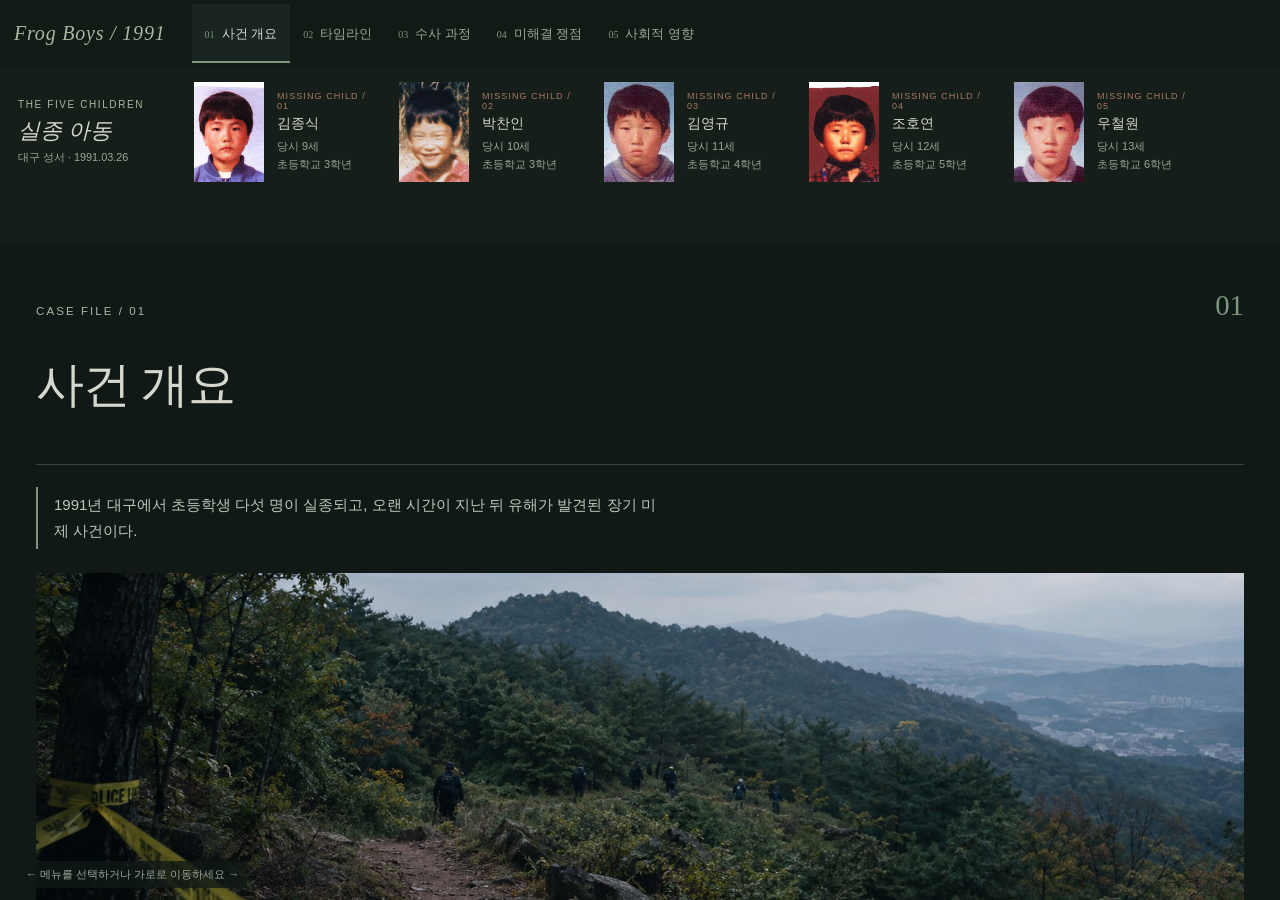
<file: 202633005_김석균(내 홈피)/frog-boys-project-updated/frog-boys-project/index.html>
<!DOCTYPE html>
<html lang="ko">
<head>
    <meta charset="UTF-8">
    <meta name="viewport" content="width=device-width, initial-scale=1.0">
    <title>개구리소년 사건 기록</title>
    <link rel="stylesheet" href="content.css">
    <style>
        :root {
            --ink: #d5d8ce;
            --muted: #9ba59b;
            --bg: #111916;
            --panel: #1a2420;
            --line: #35463c;
            --moss: #7e9680;
            --moss-bright: #a8b8a0;
        }

        * {
            box-sizing: border-box;
        }

        html,
        body {
            width: 100%;
            height: 100%;
            margin: 0;
            overflow: hidden;
            background: var(--bg);
            color: var(--ink);
            font-family: Arial, "Noto Sans KR", sans-serif;
        }

        .app {
            height: 100vh;
            display: grid;
            grid-template-rows: 66px 178px minmax(0, 1fr);
        }

        .topbar {
            min-width: 0;
            background: #121a16;
        }

        .topbar iframe,
        .profiles-frame {
            display: block;
            width: 100%;
            height: 100%;
            border: 0;
        }

        .profiles {
            min-width: 0;
            background: #151e19;
        }

        .content-area {
            position: relative;
            min-width: 0;
            min-height: 0;
            overflow: hidden;
        }

        .track {
            display: flex;
            width: 100%;
            height: 100%;
            overflow-x: auto;
            overflow-y: hidden;
            scroll-snap-type: x mandatory;
            scroll-behavior: smooth;
        }

        /* iframe 하나가 화면 너비 전체를 차지하므로 옆 콘텐츠가 보이지 않는다. */
        .track iframe {
            flex: 0 0 100%;
            min-width: 0;
            width: 100%;
            height: 100%;
            border: 0;
            scroll-snap-align: start;
            background: var(--bg);
        }

        .scroll-hint {
            position: absolute;
            left: 18px;
            bottom: 12px;
            color: var(--muted);
            background: #111916cc;
            padding: 4px 8px;
            font-size: 11px;
            pointer-events: none;
        }

        @media (max-width: 700px) {
            .app {
                grid-template-rows: 62px 152px minmax(0, 1fr);
            }
        }
    </style>
</head>
<body>
    <main class="app">
        <header class="topbar">
            <iframe src="menu_box.html" title="사건 콘텐츠 메뉴"></iframe>
        </header>

        <section class="profiles">
            <iframe
                class="profiles-frame"
                src="profiles.html"
                title="실종 아동 다섯 명 프로필">
            </iframe>
        </section>

        <section class="content-area">
            <div class="track" id="contentTrack" aria-label="사건 기록 콘텐츠 가로 이동">
                <iframe id="overview" src="contents/overview.html" title="사건 개요"></iframe>
                <iframe id="timeline" src="contents/timeline.html" title="사건 타임라인"></iframe>
                <iframe id="investigation" src="contents/investigation.html" title="수사 과정"></iframe>
                <iframe id="mysteries" src="contents/mysteries.html" title="주요 쟁점과 미해결 의문"></iframe>
                <iframe id="social_impact" src="contents/social_impact.html" title="사회적 영향과 교훈"></iframe>
            </div>
            <div class="scroll-hint">← 메뉴를 선택하거나 가로로 이동하세요 →</div>
        </section>
    </main>

    <script src="content.js"></script>
</body>
</html>
</file>
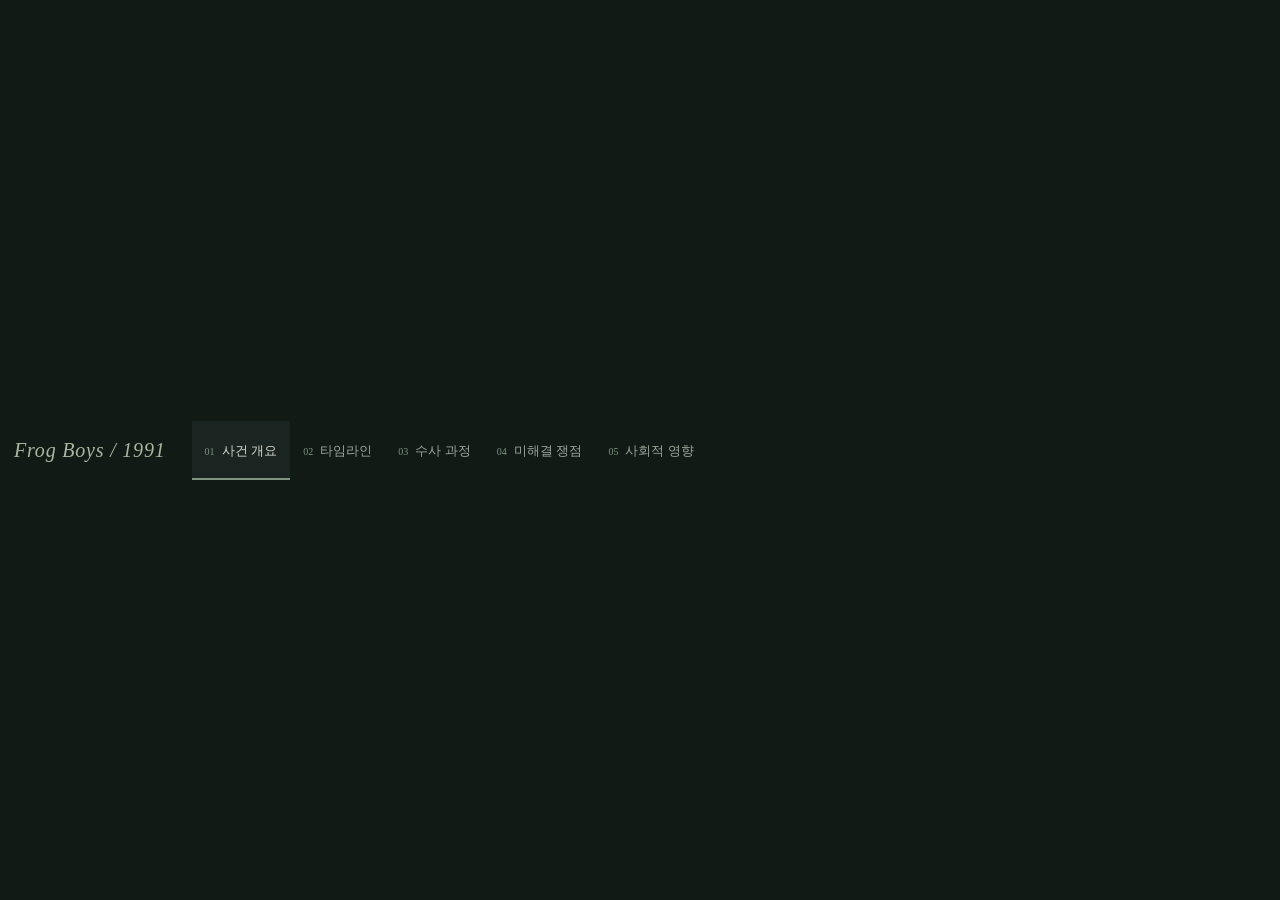
<file: 202633005_김석균(내 홈피)/frog-boys-project-updated/frog-boys-project/menu_box.html>
<!DOCTYPE html>
<html lang="ko">
<head>
    <meta charset="UTF-8">
    <meta name="viewport" content="width=device-width, initial-scale=1.0">
    <style>
        * {
            box-sizing: border-box;
        }

        body {
            display: flex;
            align-items: center;
            height: 100vh;
            margin: 0;
            background: #121a16;
            color: #d5d8ce;
            font-family: Arial, "Noto Sans KR", sans-serif;
            font-size: 13px;
        }

        .menu {
            display: flex;
            align-items: center;
            width: 100%;
            overflow-x: auto;
            white-space: nowrap;
            padding: 0 14px;
        }

        .brand {
            flex: 0 0 auto;
            margin-right: 26px;
            color: #a8b8a0;
            font: italic 20px Georgia, serif;
            letter-spacing: 0.04em;
        }

        .menu button {
            flex: 0 0 auto;
            padding: 21px 13px 18px;
            border: 0;
            border-bottom: 2px solid transparent;
            background: none;
            color: #9ba59b;
            cursor: pointer;
            font: inherit;
        }

        .menu button:hover,
        .menu button.active {
            color: #d5d8ce;
            border-bottom-color: #7e9680;
        }

        .menu button.active {
            background: #1a2420;
        }

        .index {
            margin-right: 7px;
            color: #7e9680;
            font: 10px Georgia, serif;
        }

        @media (max-width: 600px) {
            .brand {
                margin-right: 10px;
                font-size: 17px;
            }

            .menu button {
                padding: 20px 10px 17px;
            }
        }
    </style>
</head>
<body>
    <nav class="menu" aria-label="사건 페이지 선택">
        <div class="brand">Frog Boys / 1991</div>
        <button class="active" data-target="overview"><span class="index">01</span>사건 개요</button>
        <button data-target="timeline"><span class="index">02</span>타임라인</button>
        <button data-target="investigation"><span class="index">03</span>수사 과정</button>
        <button data-target="mysteries"><span class="index">04</span>미해결 쟁점</button>
        <button data-target="social_impact"><span class="index">05</span>사회적 영향</button>
    </nav>

    <script>
        const menuButtons = document.querySelectorAll("button[data-target]");

        menuButtons.forEach(function (button) {
            button.addEventListener("click", function () {
                menuButtons.forEach(function (item) {
                    item.classList.remove("active");
                });

                button.classList.add("active");

                parent.postMessage({
                    type: "frog-scroll",
                    target: button.dataset.target
                }, "*");
            });
        });
    </script>
</body>
</html>
</file>
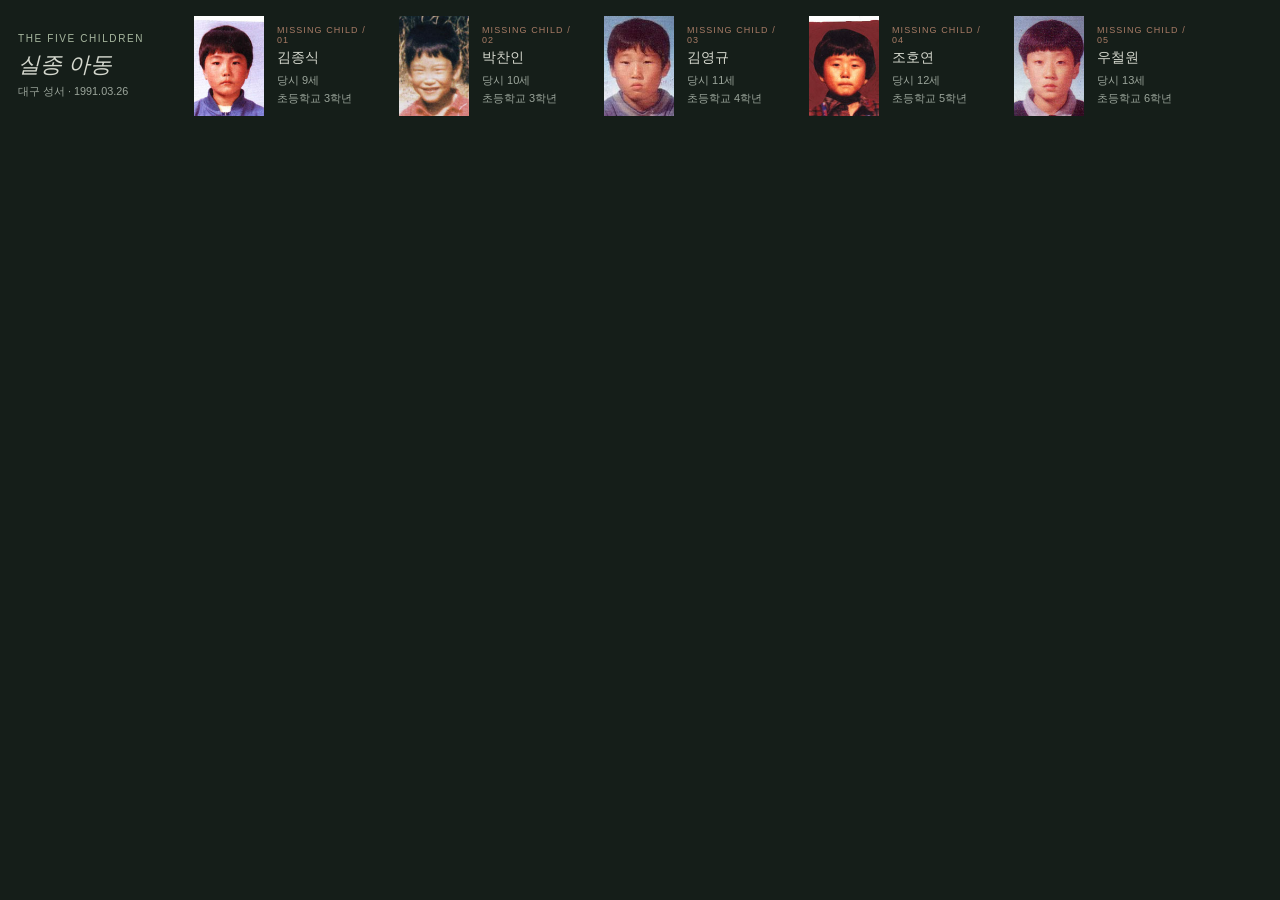
<file: 202633005_김석균(내 홈피)/frog-boys-project-updated/frog-boys-project/profiles.html>
<!DOCTYPE html>
<html lang="ko">
<head>
    <meta charset="UTF-8">
    <meta name="viewport" content="width=device-width, initial-scale=1.0">
    <style>
        * {
            box-sizing: border-box;
        }

        body {
            margin: 0;
            background: #151e19;
            color: #d5d8ce;
            font-family: Arial, "Noto Sans KR", sans-serif;
            font-size: 13px;
        }

        .wrap {
            display: flex;
            align-items: stretch;
            height: 100%;
            overflow-x: auto;
            overflow-y: hidden;
        }

        .lead {
            display: flex;
            flex: 0 0 180px;
            flex-direction: column;
            justify-content: center;
            padding: 16px 18px;
        }

        .eyebrow {
            color: #a8b8a0;
            font-size: 10px;
            letter-spacing: 0.16em;
        }

        .lead strong {
            margin-top: 6px;
            font: italic 22px Georgia, serif;
            font-weight: 400;
        }

        .lead small {
            margin-top: 5px;
            color: #9ba59b;
        }

        #profileList {
            display: flex;
        }

        .person {
            display: grid;
            flex: 0 0 205px;
            grid-template-columns: 70px 1fr;
            align-items: center;
            gap: 13px;
            padding: 16px 14px;
            color: inherit;
            text-decoration: none;
            cursor: pointer;
            transition: background-color 0.25s ease, transform 0.25s ease;
        }

.person:hover {
    background-color: rgba(168, 184, 160, 0.1);
    transform: translateY(-3px);
}

.person:focus-visible {
    outline: 1px solid #a8b8a0;
    outline-offset: -3px;
}

        .photo {
            position: relative;
            width: 70px;
            height: 100px;
            overflow: hidden;
            background: #27342b;
        }

        .photo img {
            display: block;
            width: 100%;
            height: 100%;
            object-fit: cover;
        }

        .photo-placeholder {
            display: none;
            position: absolute;
            inset: 0;
            place-items: center;
            padding: 5px;
            background: #27342b;
            color: #a8b8a0;
            text-align: center;
            font-size: 10px;
        }

        .name {
            margin-bottom: 5px;
            color: #d5d8ce;
            font-size: 14px;
        }

        .meta {
            color: #9ba59b;
            font-size: 11px;
            line-height: 1.55;
        }

        .label {
            margin-bottom: 4px;
            color: #a77b65;
            font-size: 9px;
            letter-spacing: 0.12em;
        }

        @media (max-width: 600px) {
            .lead {
                flex-basis: 140px;
                padding: 12px;
            }

            .person {
                flex-basis: 190px;
                grid-template-columns: 60px 1fr;
                padding: 12px;
            }

            .photo {
                width: 60px;
                height: 85px;
            }
        }
    </style>
</head>
<body>
    <div class="wrap">
        <header class="lead">
            <span class="eyebrow">THE FIVE CHILDREN</span>
            <strong>실종 아동</strong>
            <small>대구 성서 · 1991.03.26</small>
        </header>
        <div id="profileList"></div>
    </div>

    <script>
        const people = [
    {
        name: "김종식",
        age: "당시 9세",
        grade: "초등학교 3학년",
        photo: "images/김종식.jpg",
        link: "https://www.google.com/search?q=%EC%A0%9C%EB%AF%B8%EB%82%98%EC%9D%B4%EC%95%BC%2C++%EA%B0%9C%EA%B5%AC%EB%A6%AC%EC%86%8C%EB%85%84+%EC%82%AC%EA%B1%B4+%EA%B9%80%EC%A2%85%EC%8B%9D%EA%B5%B0%EC%97%90+%EB%8C%80%ED%95%B4+%EC%95%8C%EB%A0%A4%EC%A4%98+&sca_esv=72126719f4523d48&sxsrf=APpeQntk2ig5RdZ8jwisYAAc7YAeAYtHrA%3A1793157520120&ei=kGnhavfzBsOehvcPlJi1wAI&uact=5&oq=%EC%A0%9C%EB%AF%B8%EB%82%98%EC%9D%B4%EC%95%BC%2C++%EA%B0%9C%EA%B5%AC%EB%A6%AC%EC%86%8C%EB%85%84+%EC%82%AC%EA%B1%B4+%EA%B9%80%EC%A2%85%EC%8B%9D%EA%B5%B0%EC%97%90+%EB%8C%80%ED%95%B4+%EC%95%8C%EB%A0%A4%EC%A4%98+&gs_lp=[base64]&sclient=gws-wiz-serp"
    },
    {
        name: "박찬인",
        age: "당시 10세",
        grade: "초등학교 3학년",
        photo: "images/박찬인.jpg",
        link: "https://www.google.com/search?q=%EC%A0%9C%EB%AF%B8%EB%82%98%EC%9D%B4%EC%95%BC%2C+%EA%B0%9C%EA%B5%AC%EB%A6%AC%EC%86%8C%EB%85%84+%EC%82%AC%EA%B1%B4+%EB%B0%95%EC%B0%AC%EC%9D%B8%EA%B5%B0%EC%97%90+%EB%8C%80%ED%95%B4+%EC%95%8C%EB%A0%A4%EC%A4%98&sca_esv=72126719f4523d48&sxsrf=APpeQnt568CRLHkizkAlruFWOkUeMD7wTg%3A1793158404118&ei=BG3hauLJBobj2roPj_7WoAk&biw=638&bih=910&uact=5&oq=%EC%A0%9C%EB%AF%B8%EB%82%98%EC%9D%B4%EC%95%BC%2C+%EA%B0%9C%EA%B5%AC%EB%A6%AC%EC%86%8C%EB%85%84+%EC%82%AC%EA%B1%B4+%EB%B0%95%EC%B0%AC%EC%9D%B8%EA%B5%B0%EC%97%90+%EB%8C%80%ED%95%B4+%EC%95%8C%EB%A0%A4%EC%A4%98&gs_lp=[base64]&sclient=gws-wiz-serp"
    },
    {
        name: "김영규",
        age: "당시 11세",
        grade: "초등학교 4학년",
        photo: "images/김영규.jpg",
        link: "https://www.google.com/search?q=%EC%A0%9C%EB%AF%B8%EB%82%98%EC%9D%B4%EC%95%BC%2C+%EA%B0%9C%EA%B5%AC%EB%A6%AC%EC%86%8C%EB%85%84+%EC%82%AC%EA%B1%B4+%EA%B9%80%EC%98%81%EA%B7%9C%EA%B5%B0%EC%97%90+%EB%8C%80%ED%95%B4+%EC%95%8C%EB%A0%A4%EC%A4%98&sca_esv=72126719f4523d48&biw=638&bih=910&sxsrf=APpeQntDrPhrMz1EhGu4jgngVxuYMlaJdA%3A1793158450142&ei=Mm3hapWSCK_i2roPj6DCsQ8&uact=5&oq=%EC%A0%9C%EB%AF%B8%EB%82%98%EC%9D%B4%EC%95%BC%2C+%EA%B0%9C%EA%B5%AC%EB%A6%AC%EC%86%8C%EB%85%84+%EC%82%AC%EA%B1%B4+%EA%B9%80%EC%98%81%EA%B7%9C%EA%B5%B0%EC%97%90+%EB%8C%80%ED%95%B4+%EC%95%8C%EB%A0%A4%EC%A4%98&gs_lp=[base64]&sclient=gws-wiz-serp"
    },
    {
        name: "조호연",
        age: "당시 12세",
        grade: "초등학교 5학년",
        photo: "images/조호연.jpg",
        link: "https://www.google.com/search?q=%EC%A0%9C%EB%AF%B8%EB%82%98%EC%9D%B4%EC%95%BC%2C+%EA%B0%9C%EA%B5%AC%EB%A6%AC%EC%86%8C%EB%85%84+%EC%82%AC%EA%B1%B4+%EC%A1%B0%ED%98%B8%EC%97%B0%EA%B5%B0%EC%97%90+%EB%8C%80%ED%95%B4+%EC%95%8C%EB%A0%A4%EC%A4%98&sca_esv=72126719f4523d48&biw=638&bih=910&sxsrf=APpeQnvnMf8e8pEQIp06McExeRlaHdy-pQ%3A1793158484392&ei=VG3hatTAF9TWrfcP_unH2QY&uact=5&oq=%EC%A0%9C%EB%AF%B8%EB%82%98%EC%9D%B4%EC%95%BC%2C+%EA%B0%9C%EA%B5%AC%EB%A6%AC%EC%86%8C%EB%85%84+%EC%82%AC%EA%B1%B4+%EC%A1%B0%ED%98%B8%EC%97%B0%EA%B5%B0%EC%97%90+%EB%8C%80%ED%95%B4+%EC%95%8C%EB%A0%A4%EC%A4%98&gs_lp=[base64]&sclient=gws-wiz-serp"
    },
    {
        name: "우철원",
        age: "당시 13세",
        grade: "초등학교 6학년",
        photo: "images/우철원.jpg",
        link: "https://www.google.com/search?q=%EC%A0%9C%EB%AF%B8%EB%82%98%EC%9D%B4%EC%95%BC%2C+%EA%B0%9C%EA%B5%AC%EB%A6%AC%EC%86%8C%EB%85%84+%EC%82%AC%EA%B1%B4+%EC%9A%B0%EC%B2%A0%EC%9B%90%EA%B5%B0%EC%97%90+%EB%8C%80%ED%95%B4+%EC%95%8C%EB%A0%A4%EC%A4%98&sca_esv=72126719f4523d48&biw=638&bih=910&sxsrf=APpeQnt-ZO7K5lFAv5NRBD4kopuNaF3v7g%3A1793158514596&ei=cm3haqyCJIW5rfcPxNfNsQU&uact=5&oq=%EC%A0%9C%EB%AF%B8%EB%82%98%EC%9D%B4%EC%95%BC%2C+%EA%B0%9C%EA%B5%AC%EB%A6%AC%EC%86%8C%EB%85%84+%EC%82%AC%EA%B1%B4+%EC%9A%B0%EC%B2%A0%EC%9B%90%EA%B5%B0%EC%97%90+%EB%8C%80%ED%95%B4+%EC%95%8C%EB%A0%A4%EC%A4%98&gs_lp=[base64]&sclient=gws-wiz-serp"
    }
];

        const profileList = document.getElementById("profileList");

        people.forEach(function (person, index) {
            const article = document.createElement("a");
            article.className = "person";
            article.href = person.link;
            article.target = "_top";
            article.rel = "noopener noreferrer";

            const photoArea = document.createElement("div");
            photoArea.className = "photo";

            const photo = document.createElement("img");
            photo.src = person.photo;
            photo.alt = person.name + "의 당시 사진";
            photo.onerror = function () {
                photo.style.display = "none";
                placeholder.style.display = "grid";
            };

            const placeholder = document.createElement("div");
            placeholder.className = "photo-placeholder";
            placeholder.textContent = "사진 삽입 위치";

            photoArea.appendChild(photo);
            photoArea.appendChild(placeholder);

            const info = document.createElement("div");

            const label = document.createElement("div");
            label.className = "label";
            label.textContent = "MISSING CHILD / 0" + (index + 1);

            const name = document.createElement("div");
            name.className = "name";
            name.textContent = person.name;

            const age = document.createElement("div");
            age.className = "meta";
            age.textContent = person.age;

            const grade = document.createElement("div");
            grade.className = "meta";
            grade.textContent = person.grade;

            info.appendChild(label);
            info.appendChild(name);
            info.appendChild(age);
            info.appendChild(grade);

            article.appendChild(photoArea);
            article.appendChild(info);
            profileList.appendChild(article);
        });
    </script>
</body>
</html>
</file>
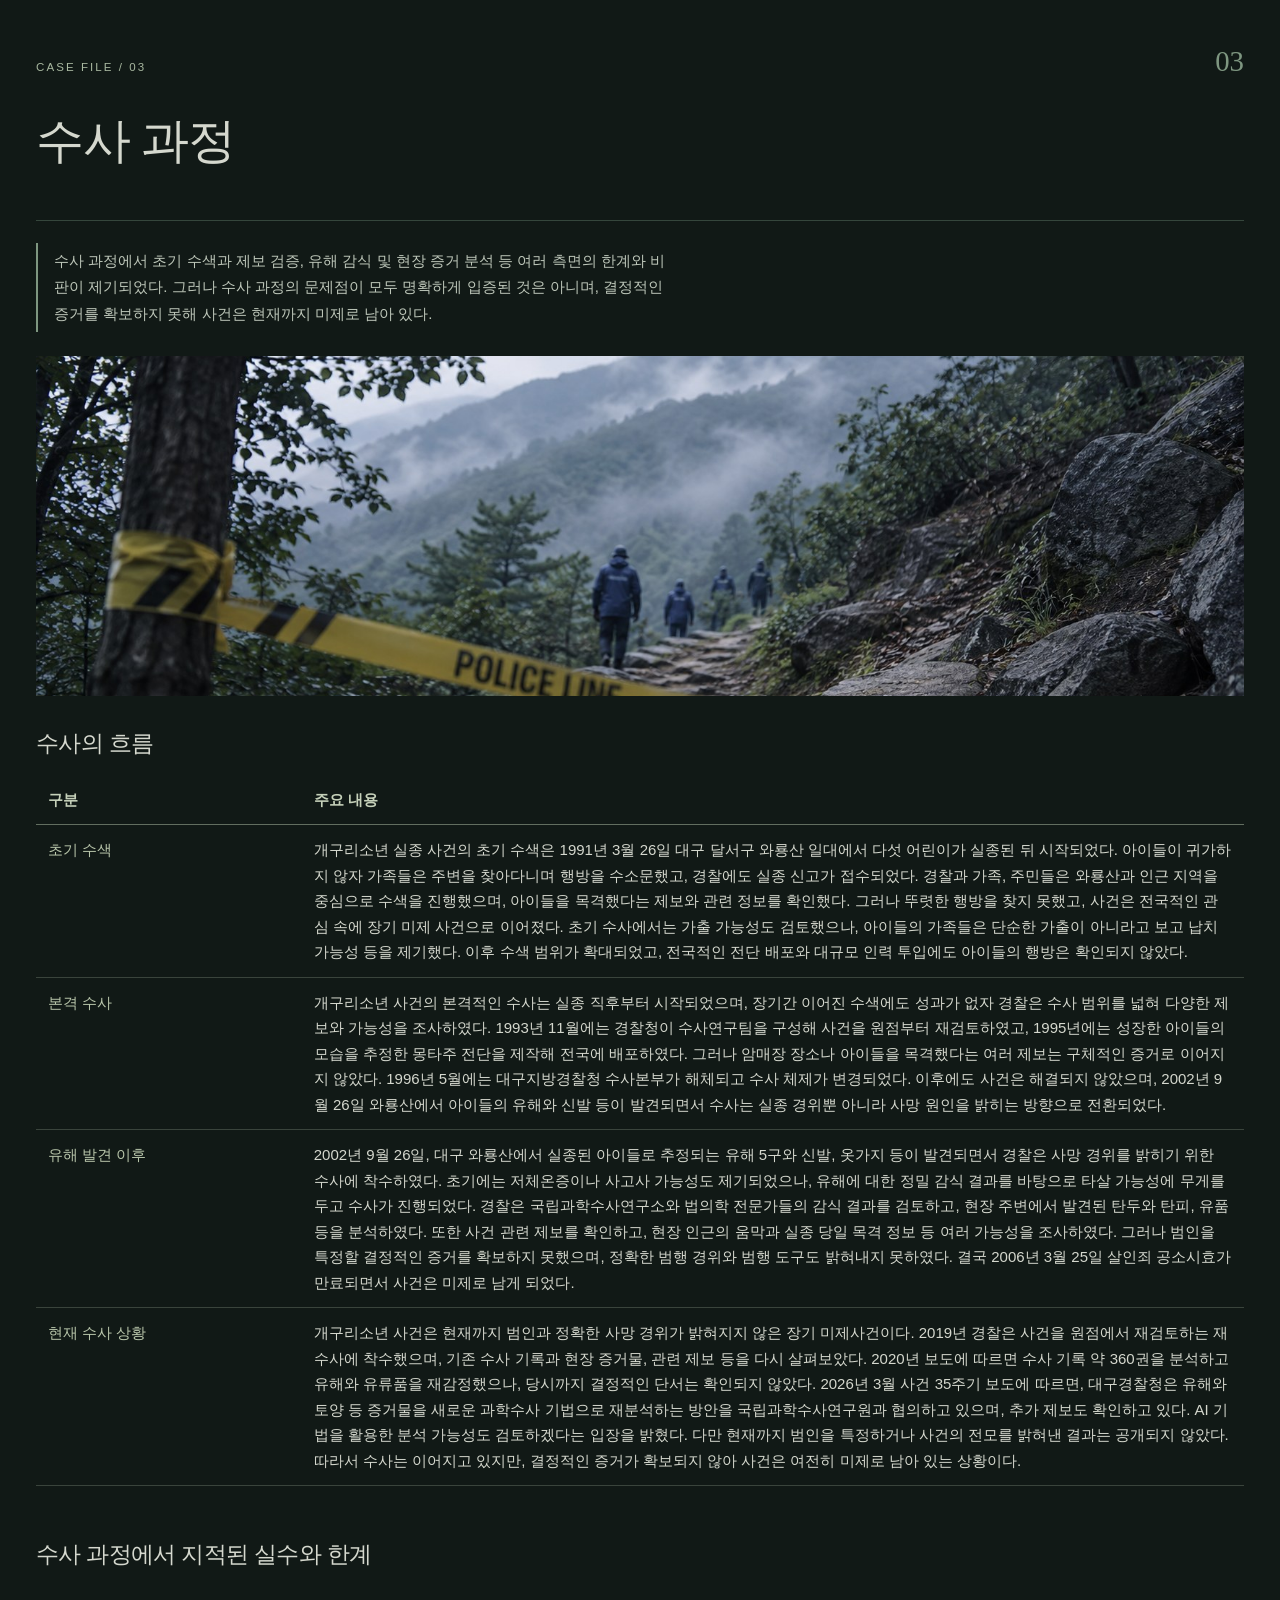
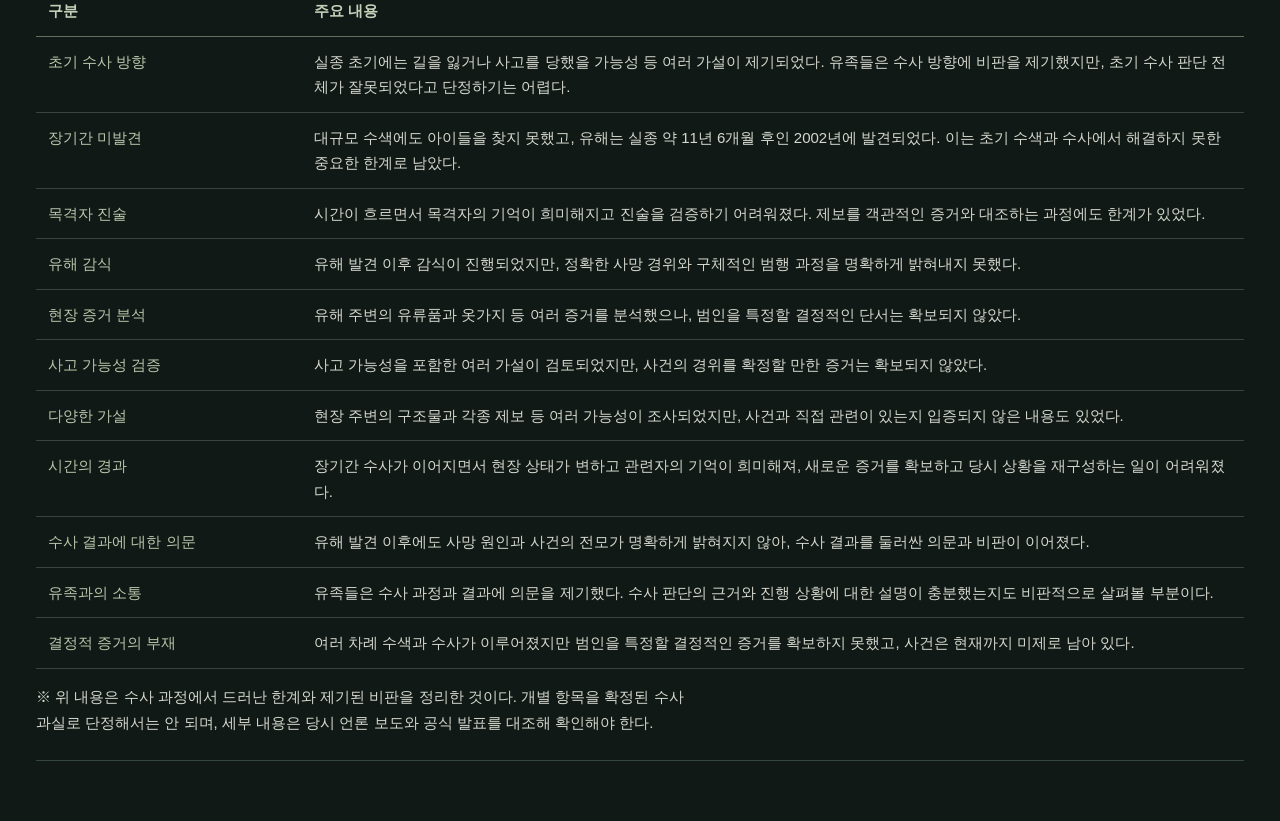
<file: 202633005_김석균(내 홈피)/frog-boys-project-updated/frog-boys-project/contents/investigation.html>
<!DOCTYPE html>
<!DOCTYPE html>
<!DOCTYPE html>
<html lang="ko">
 <head>
  <meta charset="utf-8"/>
  <meta content="width=device-width,initial-scale=1" name="viewport"/>
  <title>
   수사 과정 | 개구리소년 사건 기록
  </title>
  <link href="../content.css" rel="stylesheet"/>
 </head>
 <body>
  <main class="section">
   <header class="section-head">
    <div>
     <div class="eyebrow">
      CASE FILE / 03
     </div>
     <h1>
      수사 과정
     </h1>
    </div>
    <span class="number">
     03
    </span>
   </header>
   <p class="quote">
    수사 과정에서 초기 수색과 제보 검증, 유해 감식 및 현장 증거 분석 등 여러 측면의 한계와 비판이 제기되었다.
그러나 수사 과정의 문제점이 모두 명확하게 입증된 것은 아니며, 결정적인 증거를 확보하지 못해 사건은 현재까지 미제로 남아 있다.
   </p>
   <figure class="reference-image">
    <img alt="수색 상황을 설명하기 위한 연출 이미지" src="../images/police_search.jpg"/>
   </figure>
   <h2>
    수사의 흐름
   </h2>
      <table class="case-table">
    <thead>
     <tr>
      <th>구분</th>
      <th>주요 내용</th>
     </tr>
    </thead>
    <tbody>
     <tr>
      <th>초기 수색</th>
      <td>
       개구리소년 실종 사건의 초기 수색은 1991년 3월 26일 대구 달서구 와룡산 일대에서 다섯 어린이가 실종된 뒤 시작되었다. 아이들이 귀가하지 않자 가족들은 주변을 찾아다니며 행방을 수소문했고, 경찰에도 실종 신고가 접수되었다. 경찰과 가족, 주민들은 와룡산과 인근 지역을 중심으로 수색을 진행했으며, 아이들을 목격했다는 제보와 관련 정보를 확인했다. 그러나 뚜렷한 행방을 찾지 못했고, 사건은 전국적인 관심 속에 장기 미제 사건으로 이어졌다.

초기 수사에서는 가출 가능성도 검토했으나, 아이들의 가족들은 단순한 가출이 아니라고 보고 납치 가능성 등을 제기했다. 이후 수색 범위가 확대되었고, 전국적인 전단 배포와 대규모 인력 투입에도 아이들의 행방은 확인되지 않았다.
      </td>
     </tr>
     <tr>
      <th>본격 수사</th>
      <td>
       개구리소년 사건의 본격적인 수사는 실종 직후부터 시작되었으며, 장기간 이어진 수색에도 성과가 없자 경찰은 수사 범위를 넓혀 다양한 제보와 가능성을 조사하였다. 1993년 11월에는 경찰청이 수사연구팀을 구성해 사건을 원점부터 재검토하였고, 1995년에는 성장한 아이들의 모습을 추정한 몽타주 전단을 제작해 전국에 배포하였다. 그러나 암매장 장소나 아이들을 목격했다는 여러 제보는 구체적인 증거로 이어지지 않았다. 1996년 5월에는 대구지방경찰청 수사본부가 해체되고 수사 체제가 변경되었다. 이후에도 사건은 해결되지 않았으며, 2002년 9월 26일 와룡산에서 아이들의 유해와 신발 등이 발견되면서 수사는 실종 경위뿐 아니라 사망 원인을 밝히는 방향으로 전환되었다.
      </td>
     </tr>
     <tr>
      <th>유해 발견 이후</th>
      <td>
       2002년 9월 26일, 대구 와룡산에서 실종된 아이들로 추정되는 유해 5구와 신발, 옷가지 등이 발견되면서 경찰은 사망 경위를 밝히기 위한 수사에 착수하였다. 초기에는 저체온증이나 사고사 가능성도 제기되었으나, 유해에 대한 정밀 감식 결과를 바탕으로 타살 가능성에 무게를 두고 수사가 진행되었다. 경찰은 국립과학수사연구소와 법의학 전문가들의 감식 결과를 검토하고, 현장 주변에서 발견된 탄두와 탄피, 유품 등을 분석하였다. 또한 사건 관련 제보를 확인하고, 현장 인근의 움막과 실종 당일 목격 정보 등 여러 가능성을 조사하였다. 그러나 범인을 특정할 결정적인 증거를 확보하지 못했으며, 정확한 범행 경위와 범행 도구도 밝혀내지 못하였다. 결국 2006년 3월 25일 살인죄 공소시효가 만료되면서 사건은 미제로 남게 되었다.
      </td>
     </tr>
     <tr>
      <th>현재 수사 상황</th>
      <td>
       개구리소년 사건은 현재까지 범인과 정확한 사망 경위가 밝혀지지 않은 장기 미제사건이다. 2019년 경찰은 사건을 원점에서 재검토하는 재수사에 착수했으며, 기존 수사 기록과 현장 증거물, 관련 제보 등을 다시 살펴보았다. 2020년 보도에 따르면 수사 기록 약 360권을 분석하고 유해와 유류품을 재감정했으나, 당시까지 결정적인 단서는 확인되지 않았다. 2026년 3월 사건 35주기 보도에 따르면, 대구경찰청은 유해와 토양 등 증거물을 새로운 과학수사 기법으로 재분석하는 방안을 국립과학수사연구원과 협의하고 있으며, 추가 제보도 확인하고 있다. AI 기법을 활용한 분석 가능성도 검토하겠다는 입장을 밝혔다. 다만 현재까지 범인을 특정하거나 사건의 전모를 밝혀낸 결과는 공개되지 않았다. 따라서 수사는 이어지고 있지만, 결정적인 증거가 확보되지 않아 사건은 여전히 미제로 남아 있는 상황이다.
      </td>
     </tr>
    </tbody>
   </table><br><br>
   <h2>수사 과정에서 지적된 실수와 한계</h2>

<table class="case-table">
 <thead>
  <tr>
   <th>구분</th>
   <th>주요 내용</th>
  </tr>
 </thead>
 <tbody>
  <tr>
   <th>초기 수사 방향</th>
   <td>
    실종 초기에는 길을 잃거나 사고를 당했을 가능성 등 여러 가설이 제기되었다.
    유족들은 수사 방향에 비판을 제기했지만, 초기 수사 판단 전체가 잘못되었다고 단정하기는 어렵다.
   </td>
  </tr>
  <tr>
   <th>장기간 미발견</th>
   <td>
    대규모 수색에도 아이들을 찾지 못했고, 유해는 실종 약 11년 6개월 후인 2002년에 발견되었다.
    이는 초기 수색과 수사에서 해결하지 못한 중요한 한계로 남았다.
   </td>
  </tr>
  <tr>
   <th>목격자 진술</th>
   <td>
    시간이 흐르면서 목격자의 기억이 희미해지고 진술을 검증하기 어려워졌다.
    제보를 객관적인 증거와 대조하는 과정에도 한계가 있었다.
   </td>
  </tr>
  <tr>
   <th>유해 감식</th>
   <td>
    유해 발견 이후 감식이 진행되었지만, 정확한 사망 경위와 구체적인 범행 과정을 명확하게 밝혀내지 못했다.
   </td>
  </tr>
  <tr>
   <th>현장 증거 분석</th>
   <td>
    유해 주변의 유류품과 옷가지 등 여러 증거를 분석했으나, 범인을 특정할 결정적인 단서는 확보되지 않았다.
   </td>
  </tr>
  <tr>
   <th>사고 가능성 검증</th>
   <td>
    사고 가능성을 포함한 여러 가설이 검토되었지만, 사건의 경위를 확정할 만한 증거는 확보되지 않았다.
   </td>
  </tr>
  <tr>
   <th>다양한 가설</th>
   <td>
    현장 주변의 구조물과 각종 제보 등 여러 가능성이 조사되었지만,
    사건과 직접 관련이 있는지 입증되지 않은 내용도 있었다.
   </td>
  </tr>
  <tr>
   <th>시간의 경과</th>
   <td>
    장기간 수사가 이어지면서 현장 상태가 변하고 관련자의 기억이 희미해져,
    새로운 증거를 확보하고 당시 상황을 재구성하는 일이 어려워졌다.
   </td>
  </tr>
  <tr>
   <th>수사 결과에 대한 의문</th>
   <td>
    유해 발견 이후에도 사망 원인과 사건의 전모가 명확하게 밝혀지지 않아,
    수사 결과를 둘러싼 의문과 비판이 이어졌다.
   </td>
  </tr>
  <tr>
   <th>유족과의 소통</th>
   <td>
    유족들은 수사 과정과 결과에 의문을 제기했다.
    수사 판단의 근거와 진행 상황에 대한 설명이 충분했는지도 비판적으로 살펴볼 부분이다.
   </td>
  </tr>
  <tr>
   <th>결정적 증거의 부재</th>
   <td>
    여러 차례 수색과 수사가 이루어졌지만 범인을 특정할 결정적인 증거를 확보하지 못했고,
    사건은 현재까지 미제로 남아 있다.
   </td>
  </tr>
 </tbody>
</table>

<p class="source-note">
 ※ 위 내용은 수사 과정에서 드러난 한계와 제기된 비판을 정리한 것이다.
 개별 항목을 확정된 수사 과실로 단정해서는 안 되며, 세부 내용은 당시 언론 보도와 공식 발표를 대조해 확인해야 한다.
</p>
   <hr class="rule"/>
   <p class="footnote">
    
   </p>
  </main>
  <script>
document.addEventListener("DOMContentLoaded", function () {
    const selectors = [
        "p",
        "li",
        "td",
        "blockquote",
        ".evidence-line div"
    ];

    const excluded = "script, style, noscript, textarea, input, button, a, .sentence-highlight";

    function highlightSentences(element) {
        if (element.closest(excluded)) return;

        const walker = document.createTreeWalker(
            element,
            NodeFilter.SHOW_TEXT,
            {
                acceptNode(node) {
                    return node.nodeValue.trim()
                        ? NodeFilter.FILTER_ACCEPT
                        : NodeFilter.FILTER_REJECT;
                }
            }
        );

        const nodes = [];
        while (walker.nextNode()) {
            nodes.push(walker.currentNode);
        }

        nodes.forEach(function (node) {
            const text = node.nodeValue;
            const parts = text.match(/[^.!?。！？]+(?:[.!?。！？]+["'”’)]*)?|[\s]+/g);

            if (!parts || !parts.some(part => /[.!?。！？]/.test(part))) return;

            const fragment = document.createDocumentFragment();

            parts.forEach(function (part) {
                if (/^[\s]+$/.test(part)) {
                    fragment.appendChild(document.createTextNode(part));
                    return;
                }

                const span = document.createElement("span");
                span.className = "sentence-highlight";
                span.textContent = part;
                fragment.appendChild(span);
            });

            node.parentNode.replaceChild(fragment, node);
        });
    }

    document.querySelectorAll(selectors.join(",")).forEach(highlightSentences);
});
</script>
 </body>
</html>
</file>
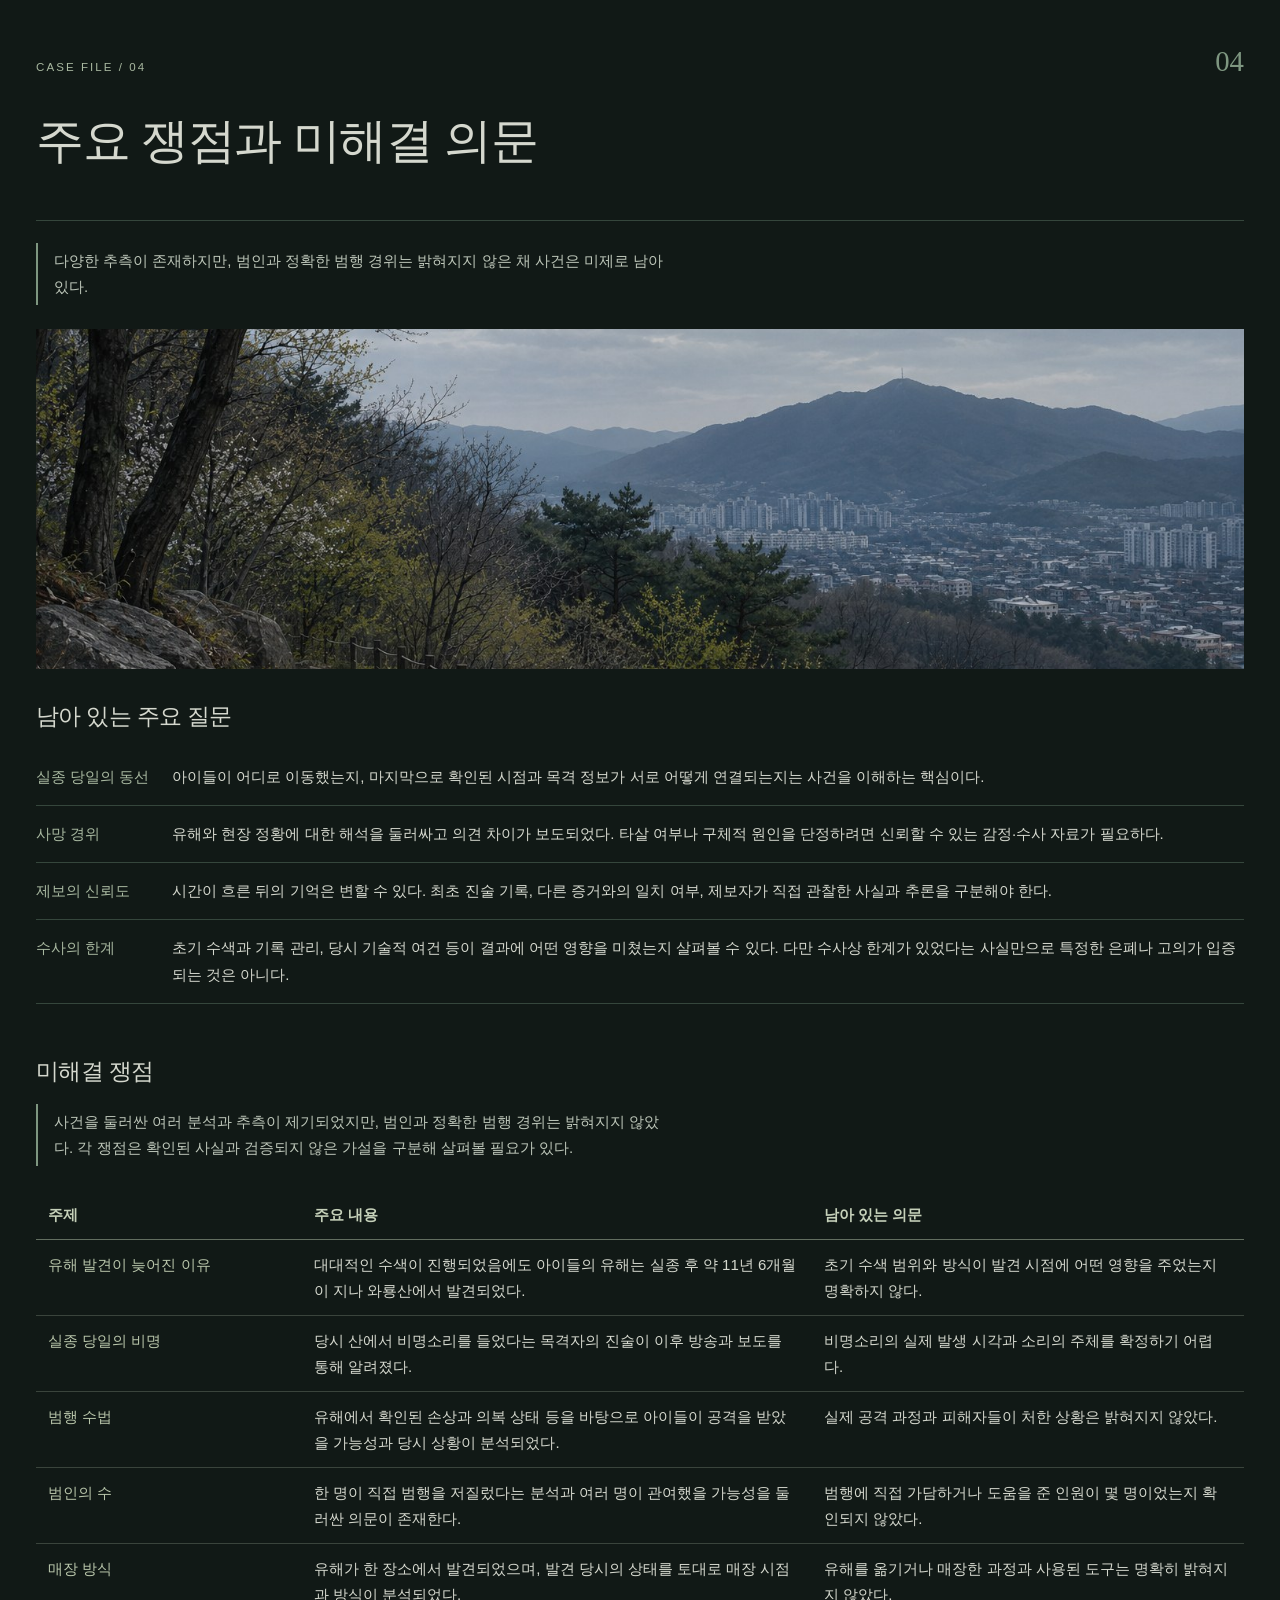
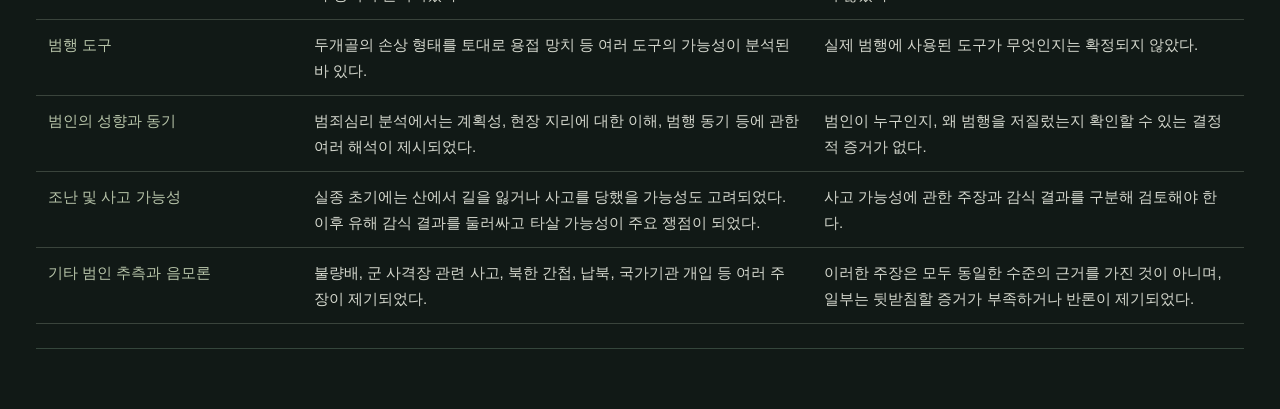
<file: 202633005_김석균(내 홈피)/frog-boys-project-updated/frog-boys-project/contents/mysteries.html>
<!DOCTYPE html>
<!DOCTYPE html>
<!DOCTYPE html>
<html lang="ko">
 <head>
  <meta charset="utf-8"/>
  <meta content="width=device-width,initial-scale=1" name="viewport"/>
  <title>
   주요 쟁점과 미해결 의문 | 개구리소년 사건 기록
  </title>
  <link href="../content.css" rel="stylesheet"/>
 </head>
 <body>
  <main class="section">
   <header class="section-head">
    <div>
     <div class="eyebrow">
      CASE FILE / 04
     </div>
     <h1>
      주요 쟁점과 미해결 의문
     </h1>
    </div>
    <span class="number">
     04
    </span>
   </header>
   <p class="quote">
    다양한 추측이 존재하지만, 범인과 정확한 범행 경위는 밝혀지지 않은 채 사건은 미제로 남아 있다.
   </p>
   <figure class="reference-image">
    <img alt="지형을 이해하기 위한 산과 주변 풍경" src="../images/mountain_view.jpg"/>
   </figure>
   <h2>
    남아 있는 주요 질문
   </h2>
   <div class="evidence-line">
    <strong>
     실종 당일의 동선
    </strong>
    <div>
     아이들이 어디로 이동했는지, 마지막으로 확인된 시점과 목격 정보가 서로 어떻게 연결되는지는 사건을 이해하는 핵심이다.
    </div>
   </div>
   <div class="evidence-line">
    <strong>
     사망 경위
    </strong>
    <div>
     유해와 현장 정황에 대한 해석을 둘러싸고 의견 차이가 보도되었다. 타살 여부나 구체적 원인을 단정하려면 신뢰할 수 있는 감정&middot;수사 자료가 필요하다.
    </div>
   </div>
   <div class="evidence-line">
    <strong>
     제보의 신뢰도
    </strong>
    <div>
     시간이 흐른 뒤의 기억은 변할 수 있다. 최초 진술 기록, 다른 증거와의 일치 여부, 제보자가 직접 관찰한 사실과 추론을 구분해야 한다.
    </div>
   </div>
   <div class="evidence-line">
    <strong>
     수사의 한계
    </strong>
    <div>
     초기 수색과 기록 관리, 당시 기술적 여건 등이 결과에 어떤 영향을 미쳤는지 살펴볼 수 있다. 다만 수사상 한계가 있었다는 사실만으로 특정한 은폐나 고의가 입증되는 것은 아니다.
    </div>
   </div><br><br>  
   <h2>
    미해결 쟁점
   </h2>

   <p class="quote">
    사건을 둘러싼 여러 분석과 추측이 제기되었지만,
    범인과 정확한 범행 경위는 밝혀지지 않았다.
    각 쟁점은 확인된 사실과 검증되지 않은 가설을 구분해 살펴볼 필요가 있다.
   </p>

   <div class="table-wrap">
    <table class="case-table">
     <thead>
      <tr>
       <th>주제</th>
       <th>주요 내용</th>
       <th>남아 있는 의문</th>
      </tr>
     </thead>

     <tbody>
      <tr>
       <th>유해 발견이 늦어진 이유</th>
       <td>
        대대적인 수색이 진행되었음에도 아이들의 유해는
        실종 후 약 11년 6개월이 지나 와룡산에서 발견되었다.
       </td>
       <td>
        초기 수색 범위와 방식이 발견 시점에 어떤 영향을 주었는지 명확하지 않다.
       </td>
      </tr>

      <tr>
       <th>실종 당일의 비명</th>
       <td>
        당시 산에서 비명소리를 들었다는 목격자의 진술이
        이후 방송과 보도를 통해 알려졌다.
       </td>
       <td>
        비명소리의 실제 발생 시각과 소리의 주체를 확정하기 어렵다.
       </td>
      </tr>

      <tr>
       <th>범행 수법</th>
       <td>
        유해에서 확인된 손상과 의복 상태 등을 바탕으로
        아이들이 공격을 받았을 가능성과 당시 상황이 분석되었다.
       </td>
       <td>
        실제 공격 과정과 피해자들이 처한 상황은 밝혀지지 않았다.
       </td>
      </tr>

      <tr>
       <th>범인의 수</th>
       <td>
        한 명이 직접 범행을 저질렀다는 분석과
        여러 명이 관여했을 가능성을 둘러싼 의문이 존재한다.
       </td>
       <td>
        범행에 직접 가담하거나 도움을 준 인원이 몇 명이었는지 확인되지 않았다.
       </td>
      </tr>

      <tr>
       <th>매장 방식</th>
       <td>
        유해가 한 장소에서 발견되었으며,
        발견 당시의 상태를 토대로 매장 시점과 방식이 분석되었다.
       </td>
       <td>
        유해를 옮기거나 매장한 과정과 사용된 도구는 명확히 밝혀지지 않았다.
       </td>
      </tr>

      <tr>
       <th>범행 도구</th>
       <td>
        두개골의 손상 형태를 토대로 용접 망치 등
        여러 도구의 가능성이 분석된 바 있다.
       </td>
       <td>
        실제 범행에 사용된 도구가 무엇인지는 확정되지 않았다.
       </td>
      </tr>

      <tr>
       <th>범인의 성향과 동기</th>
       <td>
        범죄심리 분석에서는 계획성, 현장 지리에 대한 이해,
        범행 동기 등에 관한 여러 해석이 제시되었다.
       </td>
       <td>
        범인이 누구인지, 왜 범행을 저질렀는지 확인할 수 있는 결정적 증거가 없다.
       </td>
      </tr>

      <tr>
       <th>조난 및 사고 가능성</th>
       <td>
        실종 초기에는 산에서 길을 잃거나 사고를 당했을 가능성도 고려되었다.
        이후 유해 감식 결과를 둘러싸고 타살 가능성이 주요 쟁점이 되었다.
       </td>
       <td>
        사고 가능성에 관한 주장과 감식 결과를 구분해 검토해야 한다.
       </td>
      </tr>

      <tr>
       <th>기타 범인 추측과 음모론</th>
       <td>
        불량배, 군 사격장 관련 사고, 북한 간첩, 납북,
        국가기관 개입 등 여러 주장이 제기되었다.
       </td>
       <td>
        이러한 주장은 모두 동일한 수준의 근거를 가진 것이 아니며,
        일부는 뒷받침할 증거가 부족하거나 반론이 제기되었다.
       </td>
      </tr>
     </tbody>
    </table>
   </div>
   <hr class="rule"/>
   <p class="footnote">
   </p>
  </main>
  <script>
document.addEventListener("DOMContentLoaded", function () {
    const selectors = [
        "p",
        "li",
        "td",
        "blockquote",
        ".evidence-line div"
    ];

    const excluded = "script, style, noscript, textarea, input, button, a, .sentence-highlight";

    function highlightSentences(element) {
        if (element.closest(excluded)) return;

        const walker = document.createTreeWalker(
            element,
            NodeFilter.SHOW_TEXT,
            {
                acceptNode(node) {
                    return node.nodeValue.trim()
                        ? NodeFilter.FILTER_ACCEPT
                        : NodeFilter.FILTER_REJECT;
                }
            }
        );

        const nodes = [];
        while (walker.nextNode()) {
            nodes.push(walker.currentNode);
        }

        nodes.forEach(function (node) {
            const text = node.nodeValue;
            const parts = text.match(/[^.!?。！？]+(?:[.!?。！？]+["'”’)]*)?|[\s]+/g);

            if (!parts || !parts.some(part => /[.!?。！？]/.test(part))) return;

            const fragment = document.createDocumentFragment();

            parts.forEach(function (part) {
                if (/^[\s]+$/.test(part)) {
                    fragment.appendChild(document.createTextNode(part));
                    return;
                }

                const span = document.createElement("span");
                span.className = "sentence-highlight";
                span.textContent = part;
                fragment.appendChild(span);
            });

            node.parentNode.replaceChild(fragment, node);
        });
    }

    document.querySelectorAll(selectors.join(",")).forEach(highlightSentences);
});
</script>
 </body>
</html>
</file>
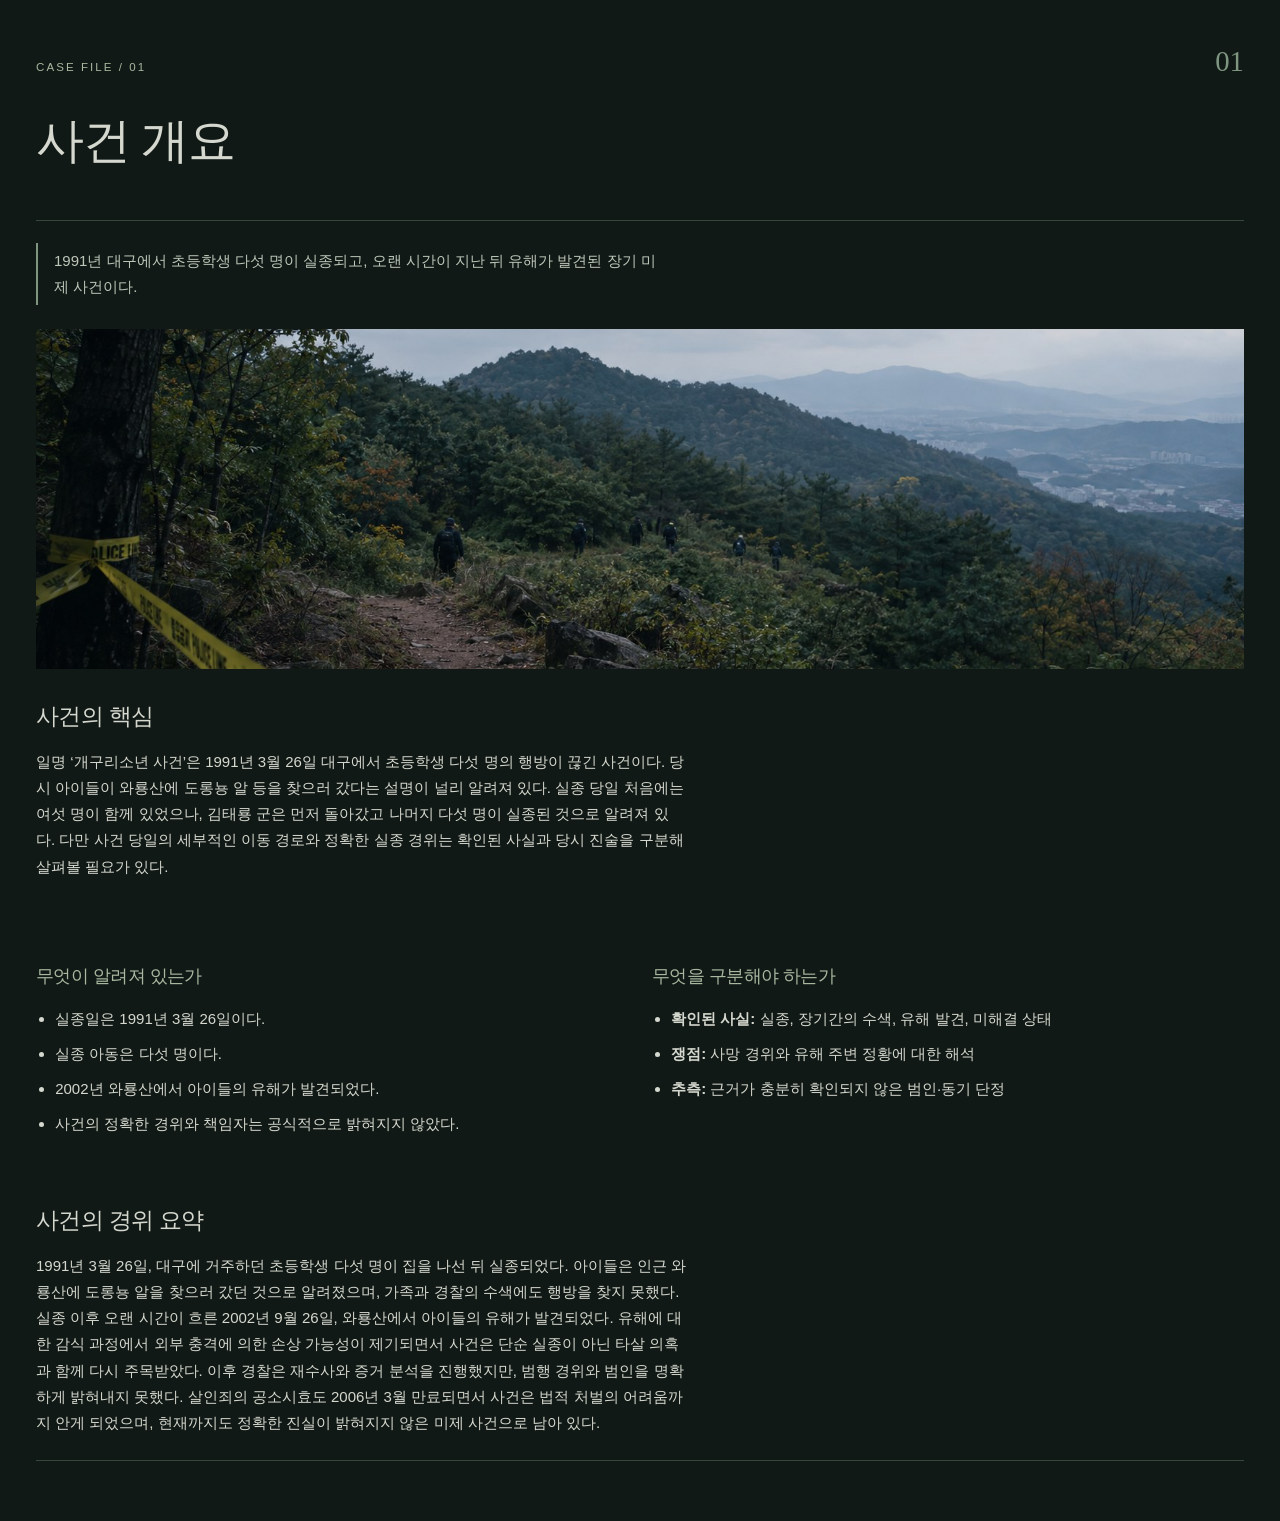
<file: 202633005_김석균(내 홈피)/frog-boys-project-updated/frog-boys-project/contents/overview.html>
<!DOCTYPE html>
<!DOCTYPE html>
<!DOCTYPE html>
<html lang="ko">
 <head>
  <meta charset="utf-8"/>
  <meta content="width=device-width,initial-scale=1" name="viewport"/>
  <title>
   사건 개요 | 개구리소년 사건 기록
  </title>
  <link href="../content.css" rel="stylesheet"/>
 </head>
 <body>
  <main class="section">
   <header class="section-head">
    <div>
     <div class="eyebrow">
      CASE FILE / 01
     </div>
     <h1>
      사건 개요
     </h1>
    </div>
    <span class="number">
     01
    </span>
   </header>
   <p class="quote">
    1991년 대구에서 초등학생 다섯 명이 실종되고, 오랜 시간이 지난 뒤 유해가 발견된 장기 미제 사건이다.
   </p>
   <figure class="reference-image">
    <img alt="와룡산을 떠올리게 하는 산길 참고 이미지" src="../images/mountain_path.jpg"/>
   </figure>
   <h2>
    사건의 핵심
   </h2>
   <p>
    일명 ‘개구리소년 사건’은 1991년 3월 26일 대구에서 초등학생
    다섯 명의 행방이 끊긴 사건이다. 당시 아이들이 와룡산에
    도롱뇽 알 등을 찾으러 갔다는 설명이 널리 알려져 있다.
    실종 당일 처음에는 여섯 명이 함께 있었으나, 김태룡 군은
    먼저 돌아갔고 나머지 다섯 명이 실종된 것으로 알려져 있다.
    다만 사건 당일의 세부적인 이동 경로와 정확한 실종 경위는
    확인된 사실과 당시 진술을 구분해 살펴볼 필요가 있다.
   </p>
   <div class="columns">
    <div><br><br>
     <h3>
      무엇이 알려져 있는가
     </h3>
     <ul class="plain-list">
      <li>
       실종일은 1991년 3월 26일이다.
      </li>
      <li>
       실종 아동은 다섯 명이다.
      </li>
      <li>
       2002년 와룡산에서 아이들의 유해가 발견되었다.
      </li>
      <li>
       사건의 정확한 경위와 책임자는 공식적으로 밝혀지지 않았다.
      </li>
     </ul>
    </div>
    <div><br><br>
     <h3>
      무엇을 구분해야 하는가
     </h3>
     <ul class="plain-list">
      <li>
       <b>
        확인된 사실:
       </b>
       실종, 장기간의 수색, 유해 발견, 미해결 상태
      </li>
      <li>
       <b>
        쟁점:
       </b>
       사망 경위와 유해 주변 정황에 대한 해석
      </li>
      <li>
       <b>
        추측:
       </b>
       근거가 충분히 확인되지 않은 범인&middot;동기 단정
      </li>
     </ul>
    </div>
   </div><br><br>
   <h2>
    사건의 경위 요약
   </h2>
   <p>
1991년 3월 26일, 대구에 거주하던 초등학생 다섯 명이 집을 나선 뒤 실종되었다. 아이들은 인근 와룡산에 도롱뇽 알을 찾으러 갔던 것으로 알려졌으며, 가족과 경찰의 수색에도 행방을 찾지 못했다.

실종 이후 오랜 시간이 흐른 2002년 9월 26일, 와룡산에서 아이들의 유해가 발견되었다. 유해에 대한 감식 과정에서 외부 충격에 의한 손상 가능성이 제기되면서 사건은 단순 실종이 아닌 타살 의혹과 함께 다시 주목받았다.

이후 경찰은 재수사와 증거 분석을 진행했지만, 범행 경위와 범인을 명확하게 밝혀내지 못했다. 살인죄의 공소시효도 2006년 3월 만료되면서 사건은 법적 처벌의 어려움까지 안게 되었으며, 현재까지도 정확한 진실이 밝혀지지 않은 미제 사건으로 남아 있다.
   </p>
   <hr class="rule"/>
   <p class="footnote">
   </p>
  </main>
  <script>
document.addEventListener("DOMContentLoaded", function () {
    const selectors = [
        "p",
        "li",
        "td",
        "blockquote",
        ".evidence-line div"
    ];

    const excluded = "script, style, noscript, textarea, input, button, a, .sentence-highlight";

    function highlightSentences(element) {
        if (element.closest(excluded)) return;

        const walker = document.createTreeWalker(
            element,
            NodeFilter.SHOW_TEXT,
            {
                acceptNode(node) {
                    return node.nodeValue.trim()
                        ? NodeFilter.FILTER_ACCEPT
                        : NodeFilter.FILTER_REJECT;
                }
            }
        );

        const nodes = [];
        while (walker.nextNode()) {
            nodes.push(walker.currentNode);
        }

        nodes.forEach(function (node) {
            const text = node.nodeValue;
            const parts = text.match(/[^.!?。！？]+(?:[.!?。！？]+["'”’)]*)?|[\s]+/g);

            if (!parts || !parts.some(part => /[.!?。！？]/.test(part))) return;

            const fragment = document.createDocumentFragment();

            parts.forEach(function (part) {
                if (/^[\s]+$/.test(part)) {
                    fragment.appendChild(document.createTextNode(part));
                    return;
                }

                const span = document.createElement("span");
                span.className = "sentence-highlight";
                span.textContent = part;
                fragment.appendChild(span);
            });

            node.parentNode.replaceChild(fragment, node);
        });
    }

    document.querySelectorAll(selectors.join(",")).forEach(highlightSentences);
});
</script>
 </body>
</html>
</file>
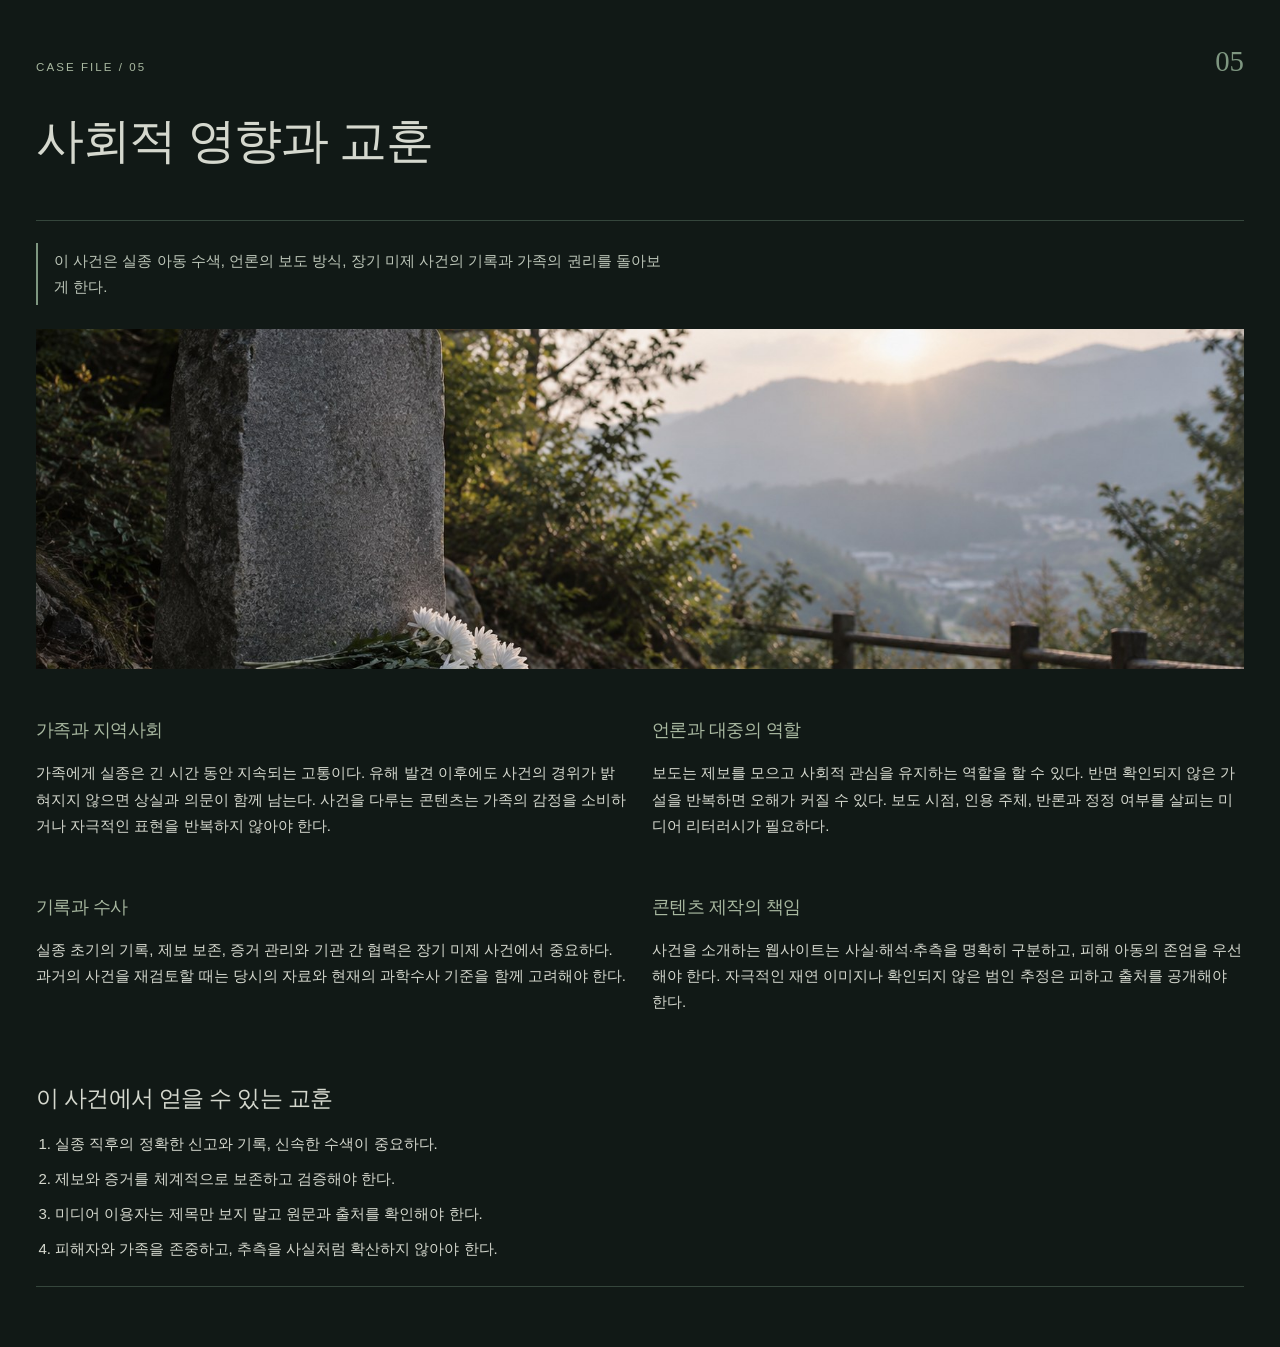
<file: 202633005_김석균(내 홈피)/frog-boys-project-updated/frog-boys-project/contents/social_impact.html>
<!DOCTYPE html>
<!DOCTYPE html>
<!DOCTYPE html>
<html lang="ko">
 <head>
  <meta charset="utf-8"/>
  <meta content="width=device-width,initial-scale=1" name="viewport"/>
  <title>
   사회적 영향과 교훈 | 개구리소년 사건 기록
  </title>
  <link href="../content.css" rel="stylesheet"/>
 </head>
 <body>
  <main class="section">
   <header class="section-head">
    <div>
     <div class="eyebrow">
      CASE FILE / 05
     </div>
     <h1>
      사회적 영향과 교훈
     </h1>
    </div>
    <span class="number">
     05
    </span>
   </header>
   <p class="quote">
    이 사건은 실종 아동 수색, 언론의 보도 방식, 장기 미제 사건의 기록과 가족의 권리를 돌아보게 한다.
   </p>
   <figure class="reference-image">
    <img alt="추모의 의미를 표현한 참고 이미지" src="../images/memorial_place.jpg"/>
   </figure>
   <div class="columns">
    <div>
     <h3>
      가족과 지역사회
     </h3>
     <p>
      가족에게 실종은 긴 시간 동안 지속되는 고통이다. 유해 발견 이후에도 사건의 경위가 밝혀지지 않으면 상실과 의문이 함께 남는다. 사건을 다루는 콘텐츠는 가족의 감정을 소비하거나 자극적인 표현을 반복하지 않아야 한다.
     </p>
    </div>
    <div>
     <h3>
      언론과 대중의 역할
     </h3>
     <p>
      보도는 제보를 모으고 사회적 관심을 유지하는 역할을 할 수 있다. 반면 확인되지 않은 가설을 반복하면 오해가 커질 수 있다. 보도 시점, 인용 주체, 반론과 정정 여부를 살피는 미디어 리터러시가 필요하다.
     </p>
    </div>
    <div>
     <h3>
      기록과 수사
     </h3>
     <p>
      실종 초기의 기록, 제보 보존, 증거 관리와 기관 간 협력은 장기 미제 사건에서 중요하다. 과거의 사건을 재검토할 때는 당시의 자료와 현재의 과학수사 기준을 함께 고려해야 한다.
     </p>
    </div>
    <div>
     <h3>
      콘텐츠 제작의 책임
     </h3>
     <p>
      사건을 소개하는 웹사이트는 사실&middot;해석&middot;추측을 명확히 구분하고, 피해 아동의 존엄을 우선해야 한다. 자극적인 재연 이미지나 확인되지 않은 범인 추정은 피하고 출처를 공개해야 한다.
     </p>
    </div>
   </div><br><br>
   <h2>
    이 사건에서 얻을 수 있는 교훈
   </h2>
   <ol class="plain-list">
    <li>
     실종 직후의 정확한 신고와 기록, 신속한 수색이 중요하다.
    </li>
    <li>
     제보와 증거를 체계적으로 보존하고 검증해야 한다.
    </li>
    <li>
     미디어 이용자는 제목만 보지 말고 원문과 출처를 확인해야 한다.
    </li>
    <li>
     피해자와 가족을 존중하고, 추측을 사실처럼 확산하지 않아야 한다.
    </li>
   </ol>
   <hr class="rule"/>
   <p class="footnote">
   </p>
  </main>
  <script>
document.addEventListener("DOMContentLoaded", function () {
    const selectors = [
        "p",
        "li",
        "td",
        "blockquote",
        ".evidence-line div"
    ];

    const excluded = "script, style, noscript, textarea, input, button, a, .sentence-highlight";

    function highlightSentences(element) {
        if (element.closest(excluded)) return;

        const walker = document.createTreeWalker(
            element,
            NodeFilter.SHOW_TEXT,
            {
                acceptNode(node) {
                    return node.nodeValue.trim()
                        ? NodeFilter.FILTER_ACCEPT
                        : NodeFilter.FILTER_REJECT;
                }
            }
        );

        const nodes = [];
        while (walker.nextNode()) {
            nodes.push(walker.currentNode);
        }

        nodes.forEach(function (node) {
            const text = node.nodeValue;
            const parts = text.match(/[^.!?。！？]+(?:[.!?。！？]+["'”’)]*)?|[\s]+/g);

            if (!parts || !parts.some(part => /[.!?。！？]/.test(part))) return;

            const fragment = document.createDocumentFragment();

            parts.forEach(function (part) {
                if (/^[\s]+$/.test(part)) {
                    fragment.appendChild(document.createTextNode(part));
                    return;
                }

                const span = document.createElement("span");
                span.className = "sentence-highlight";
                span.textContent = part;
                fragment.appendChild(span);
            });

            node.parentNode.replaceChild(fragment, node);
        });
    }

    document.querySelectorAll(selectors.join(",")).forEach(highlightSentences);
});
</script>
 </body>
</html>
</file>
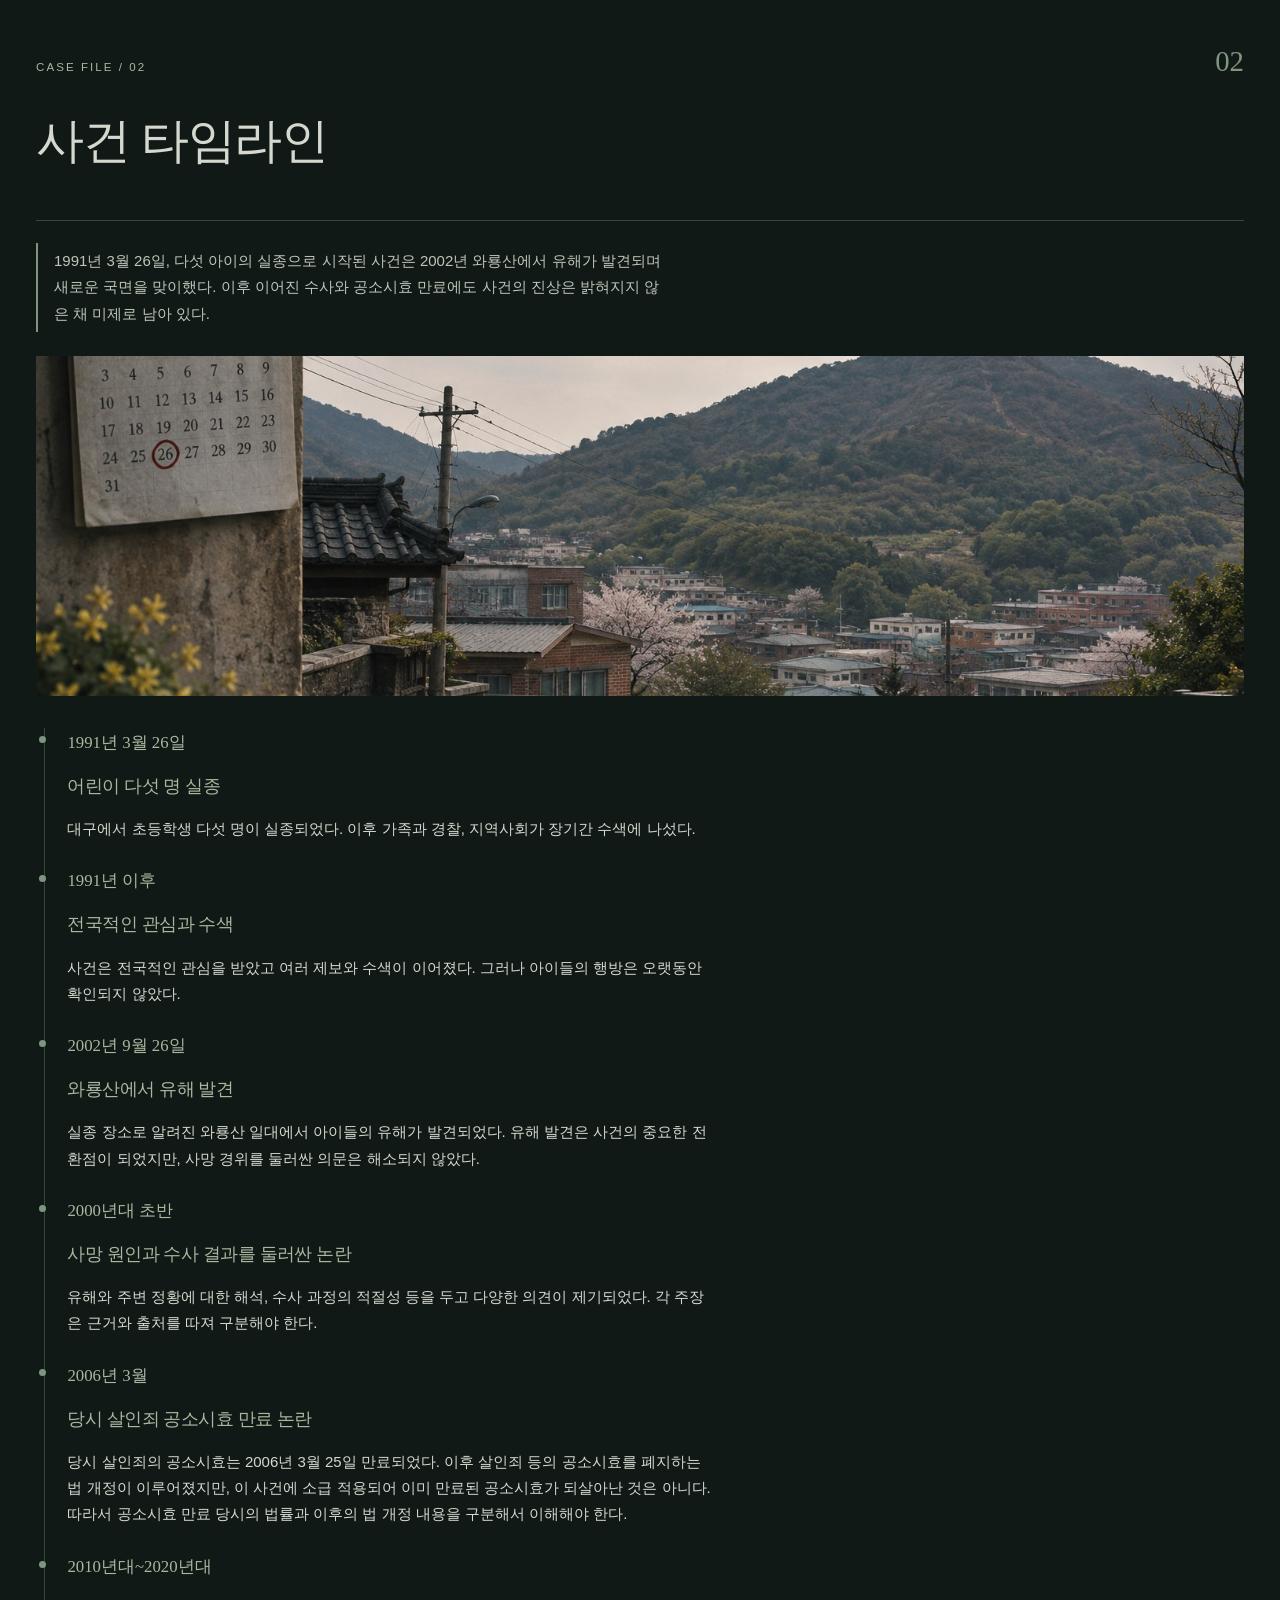
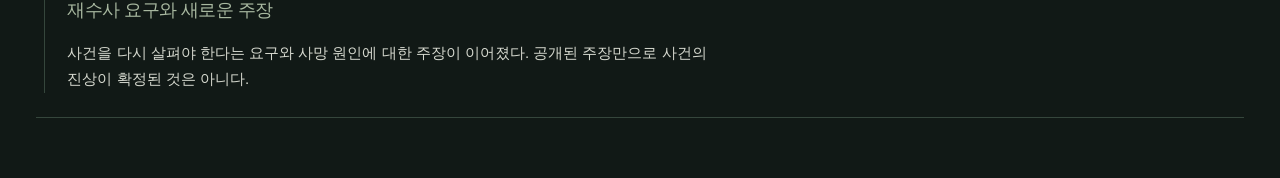
<file: 202633005_김석균(내 홈피)/frog-boys-project-updated/frog-boys-project/contents/timeline.html>
<!DOCTYPE html>
<!DOCTYPE html>
<!DOCTYPE html>
<html lang="ko">
 <head>
  <meta charset="utf-8"/>
  <meta content="width=device-width,initial-scale=1" name="viewport"/>
  <title>
   사건 타임라인 | 개구리소년 사건 기록
  </title>
  <link href="../content.css" rel="stylesheet"/>
 </head>
 <body>
  <main class="section">
   <header class="section-head">
    <div>
     <div class="eyebrow">
      CASE FILE / 02
     </div>
     <h1>
      사건 타임라인
     </h1>
    </div>
    <span class="number">
     02
    </span>
   </header>
   <p class="quote">
    1991년 3월 26일, 다섯 아이의 실종으로 시작된 사건은 2002년 와룡산에서 유해가 발견되며 새로운 국면을 맞이했다.  
이후 이어진 수사와 공소시효 만료에도 사건의 진상은 밝혀지지 않은 채 미제로 남아 있다.
   </p>
   <figure class="reference-image">
    <img alt="산자락과 마을 풍경 참고 이미지" src="../images/village_mountain.jpg"/>
   </figure>
   <div class="timeline">
    <article class="event">
     <div class="date">
      1991년 3월 26일
     </div>
     <h3>
      어린이 다섯 명 실종
     </h3>
     <p>
      대구에서 초등학생 다섯 명이 실종되었다. 이후 가족과 경찰, 지역사회가 장기간 수색에 나섰다.
     </p>
    </article>
    <article class="event">
     <div class="date">
      1991년 이후
     </div>
     <h3>
      전국적인 관심과 수색
     </h3>
     <p>
      사건은 전국적인 관심을 받았고 여러 제보와 수색이 이어졌다. 그러나 아이들의 행방은 오랫동안 확인되지 않았다.
     </p>
    </article>
    <article class="event">
     <div class="date">
      2002년 9월 26일
     </div>
     <h3>
      와룡산에서 유해 발견
     </h3>
     <p>
      실종 장소로 알려진 와룡산 일대에서 아이들의 유해가 발견되었다. 유해 발견은 사건의 중요한 전환점이 되었지만, 사망 경위를 둘러싼 의문은 해소되지 않았다.
     </p>
    </article>
    <article class="event">
     <div class="date">
      2000년대 초반
     </div>
     <h3>
      사망 원인과 수사 결과를 둘러싼 논란
     </h3>
     <p>
      유해와 주변 정황에 대한 해석, 수사 과정의 적절성 등을 두고 다양한 의견이 제기되었다. 각 주장은 근거와 출처를 따져 구분해야 한다.
     </p>
    </article>
    <article class="event">
     <div class="date">
      2006년 3월
     </div>
     <h3>
      당시 살인죄 공소시효 만료 논란
     </h3>
     <p>
        당시 살인죄의 공소시효는 2006년 3월 25일 만료되었다.
        이후 살인죄 등의 공소시효를 폐지하는 법 개정이 이루어졌지만,
        이 사건에 소급 적용되어 이미 만료된 공소시효가 되살아난 것은 아니다.
        따라서 공소시효 만료 당시의 법률과 이후의 법 개정 내용을 구분해서
        이해해야 한다.
    </p>
    </article>
    <article class="event">
     <div class="date">
      2010년대~2020년대
     </div>
     <h3>
      재수사 요구와 새로운 주장
     </h3>
     <p>
      사건을 다시 살펴야 한다는 요구와 사망 원인에 대한 주장이 이어졌다. 공개된 주장만으로 사건의 진상이 확정된 것은 아니다.
     </p>
    </article>
   </div>
   
   <hr class="rule"/>
   <p class="footnote">
   </p>
  </main>
  <script>
document.addEventListener("DOMContentLoaded", function () {
    const selectors = [
        "p",
        "li",
        "td",
        "blockquote",
        ".evidence-line div"
    ];

    const excluded = "script, style, noscript, textarea, input, button, a, .sentence-highlight";

    function highlightSentences(element) {
        if (element.closest(excluded)) return;

        const walker = document.createTreeWalker(
            element,
            NodeFilter.SHOW_TEXT,
            {
                acceptNode(node) {
                    return node.nodeValue.trim()
                        ? NodeFilter.FILTER_ACCEPT
                        : NodeFilter.FILTER_REJECT;
                }
            }
        );

        const nodes = [];
        while (walker.nextNode()) {
            nodes.push(walker.currentNode);
        }

        nodes.forEach(function (node) {
            const text = node.nodeValue;
            const parts = text.match(/[^.!?。！？]+(?:[.!?。！？]+["'”’)]*)?|[\s]+/g);

            if (!parts || !parts.some(part => /[.!?。！？]/.test(part))) return;

            const fragment = document.createDocumentFragment();

            parts.forEach(function (part) {
                if (/^[\s]+$/.test(part)) {
                    fragment.appendChild(document.createTextNode(part));
                    return;
                }

                const span = document.createElement("span");
                span.className = "sentence-highlight";
                span.textContent = part;
                fragment.appendChild(span);
            });

            node.parentNode.replaceChild(fragment, node);
        });
    }

    document.querySelectorAll(selectors.join(",")).forEach(highlightSentences);
});
</script>
 </body>
</html>
</file>
<file: 202633005_김석균(내 홈피)/frog-boys-project-updated/frog-boys-project/content.css>
:root {
    --ink: #d5d8ce;
    --muted: #9ba59b;
    --bg: #111916;
    --panel: #1a2420;
    --line: #35463c;
    --moss: #7e9680;
    --moss-bright: #a8b8a0;
    --rust: #a77b65;
}

* {
    box-sizing: border-box;
}

body {
    margin: 0;
    background: var(--bg);
    color: var(--ink);
    font-family: Arial, "Noto Sans KR", sans-serif;
    font-size: 15px;
    line-height: 1.75;
}

a {
    color: var(--moss-bright);
}

h1,
h2,
h3 {
    font-weight: 500;
    line-height: 1.35;
    letter-spacing: -0.03em;
}

h1 {
    font-size: clamp(1.7rem, 4vw, 3rem);
}

h2 {
    margin: 0 0 1rem;
    font-size: 1.45rem;
}

h3 {
    color: var(--moss-bright);
    font-size: 1.1rem;
}

p {
    max-width: 78ch;
}

small,
.muted,
.note,
.footnote {
    color: var(--muted);
}

.eyebrow {
    color: var(--moss-bright);
    font-size: 0.72rem;
    letter-spacing: 0.18em;
    text-transform: uppercase;
}

.rule {
    margin: 1.5rem 0;
    border: 0;
    border-top: 1px solid var(--line);
}

.section {
    min-height: 100%;
    padding: clamp(20px, 3vw, 36px);
}

.section-head {
    display: flex;
    align-items: baseline;
    justify-content: space-between;
    gap: 20px;
    margin-bottom: 22px;
    padding-bottom: 14px;
    border-bottom: 1px solid var(--line);
}

.number {
    color: var(--moss);
    font-family: Georgia, serif;
    font-size: 1.8rem;
}

.quote {
    padding: 0.3rem 1rem;
    border-left: 2px solid var(--moss);
    color: #bdc6b9;
}

.timeline {
    margin: 1.2rem 0 1.2rem 0.5rem;
    padding-left: 1.4rem;
    border-left: 1px solid var(--line);
}

.event {
    position: relative;
    margin-bottom: 1.5rem;
}

.event::before {
    position: absolute;
    top: 0.55rem;
    left: -1.75rem;
    width: 7px;
    height: 7px;
    border-radius: 50%;
    background: var(--moss);
    content: "";
}

.date {
    color: var(--moss-bright);
    font-family: Georgia, serif;
    font-size: 1.05rem;
}

.tag {
    display: inline-block;
    margin-right: 10px;
    padding-bottom: 3px;
    border-bottom: 1px solid var(--line);
    color: var(--moss-bright);
    font-size: 0.78rem;
}

.columns {
    display: grid;
    grid-template-columns: repeat(2, minmax(0, 1fr));
    gap: 24px;
}

.plain-list {
    padding-left: 1.2rem;
}

.plain-list li {
    margin: 0.55rem 0;
}

.note {
    font-size: 0.86rem;
}

.source-list li {
    margin-bottom: 1rem;
    overflow-wrap: anywhere;
}

.source-list a {
    word-break: break-word;
}

.evidence-line {
    display: grid;
    grid-template-columns: 120px 1fr;
    gap: 16px;
    padding: 15px 0;
    border-bottom: 1px solid var(--line);
}

.evidence-line strong {
    color: var(--moss-bright);
    font-weight: 500;
}

.caution {
    color: #c8a894;
}

.footnote {
    font-size: 0.82rem;
}

.reference-image {
    margin: 1.5rem 0 2rem;
}

.reference-image img {
    display: block;
    width: 100%;
    max-height: 340px;
    object-fit: cover;
}

.reference-image figcaption {
    margin-top: 0.5rem;
    color: var(--muted);
    font-size: 0.8rem;
}

@media (max-width: 640px) {
    .columns {
        grid-template-columns: 1fr;
    }

    .evidence-line {
        grid-template-columns: 1fr;
        gap: 4px;
    }
}

.table-wrap {
  width: 100%;
  overflow-x: auto;
  margin: 1.5rem 0;
}

.case-table {
  width: 100%;
  min-width: 620px;
  border-collapse: collapse;
  text-align: left;
  line-height: 1.7;
}

.case-table th,
.case-table td {
  padding: 12px;
  border-bottom: 1px solid rgba(180, 195, 170, 0.25);
  vertical-align: top;
}

.case-table thead th {
  color: #c5d0b9;
  font-weight: 600;
  border-bottom: 1px solid rgba(180, 195, 170, 0.5);
}

.case-table tbody th {
  width: 22%;
  color: #b8c5aa;
  font-weight: 500;
}

.sentence-highlight {
    display: inline;
    color: inherit;
    background: linear-gradient(
        90deg,
        rgba(0, 255, 213, 0.08),
        rgba(0, 255, 213, 0.22),
        rgba(0, 180, 255, 0.16)
    );
    background-size: 0% 100%;
    background-repeat: no-repeat;
    border-radius: 2px;
    transition:
        background-size 0.3s ease,
        color 0.3s ease,
        text-shadow 0.3s ease,
        box-shadow 0.3s ease;
    box-decoration-break: clone;
    -webkit-box-decoration-break: clone;
}

.sentence-highlight:hover {
    background-size: 100% 100%;
    color: #d9fff9;
    text-shadow: 0 0 5px rgba(0, 255, 213, 0.3);
    box-shadow: 0 0 8px rgba(0, 255, 213, 0.08);
}
</file>
